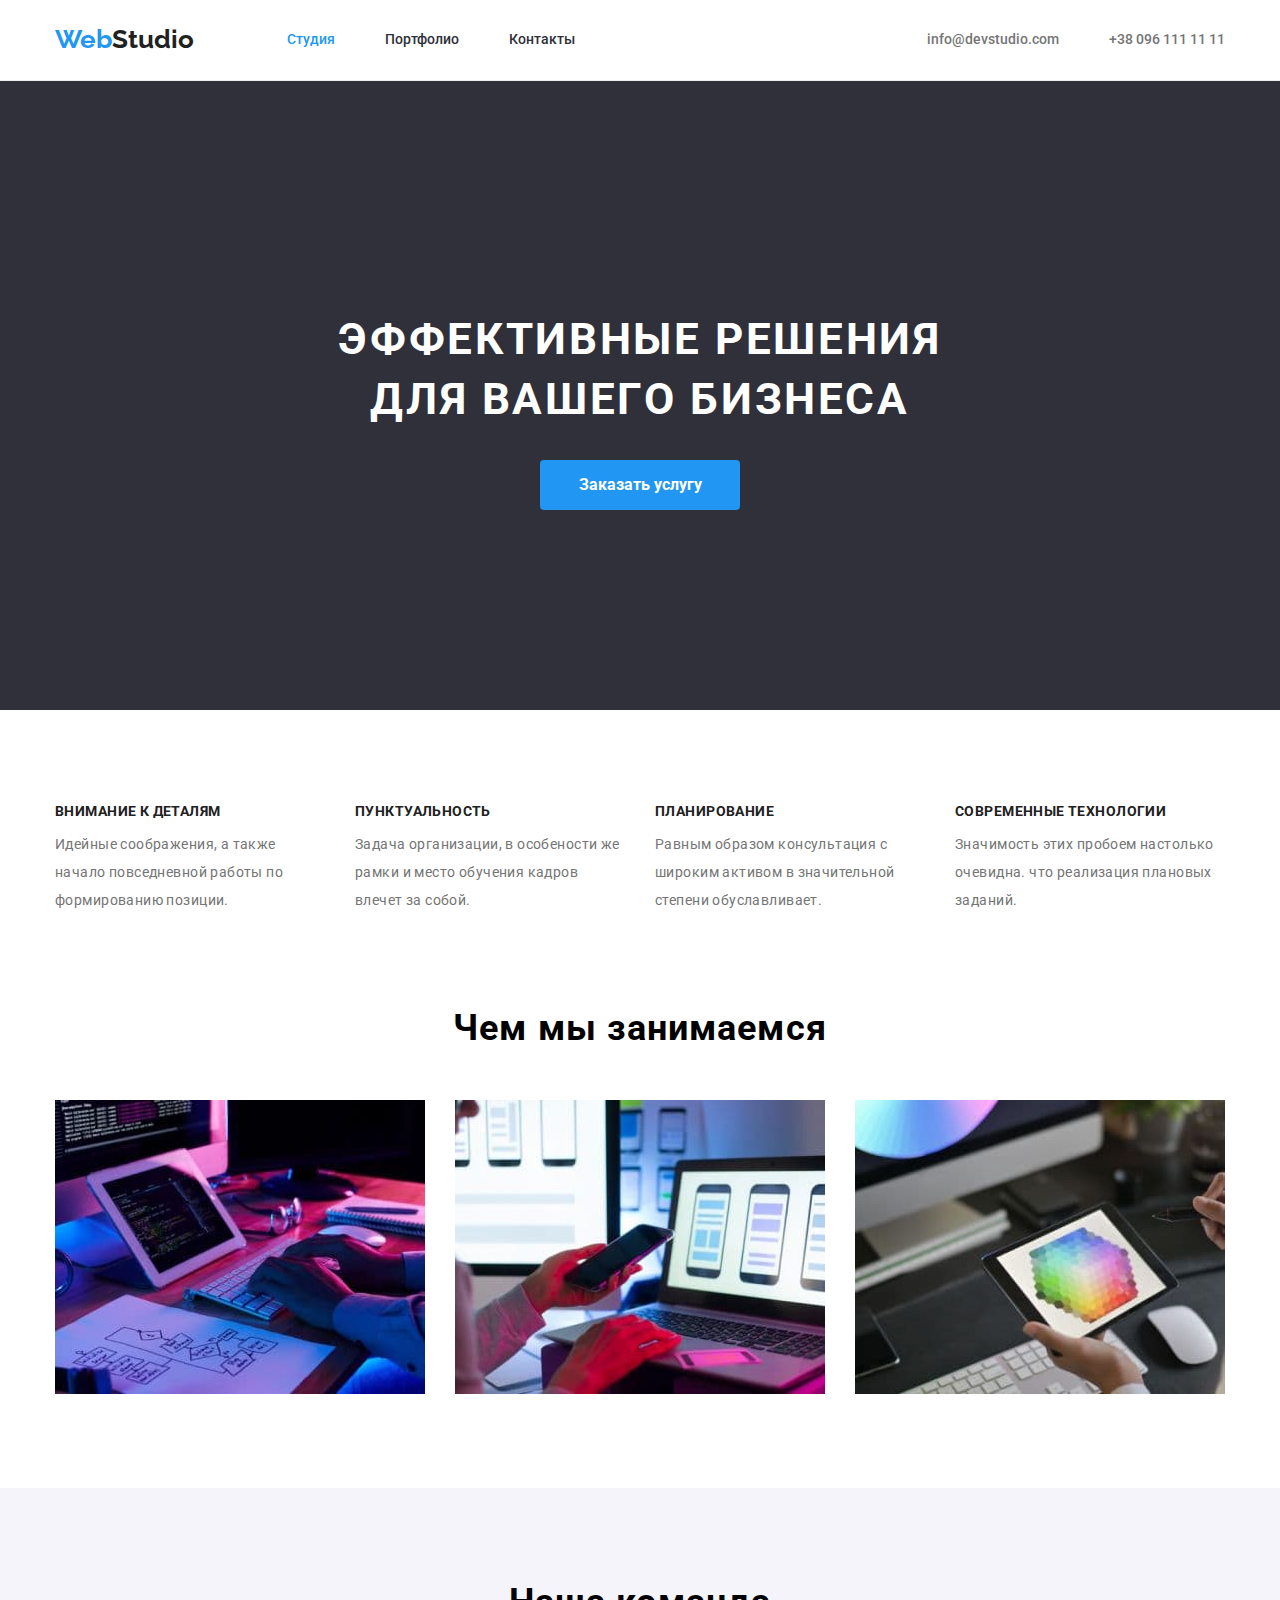
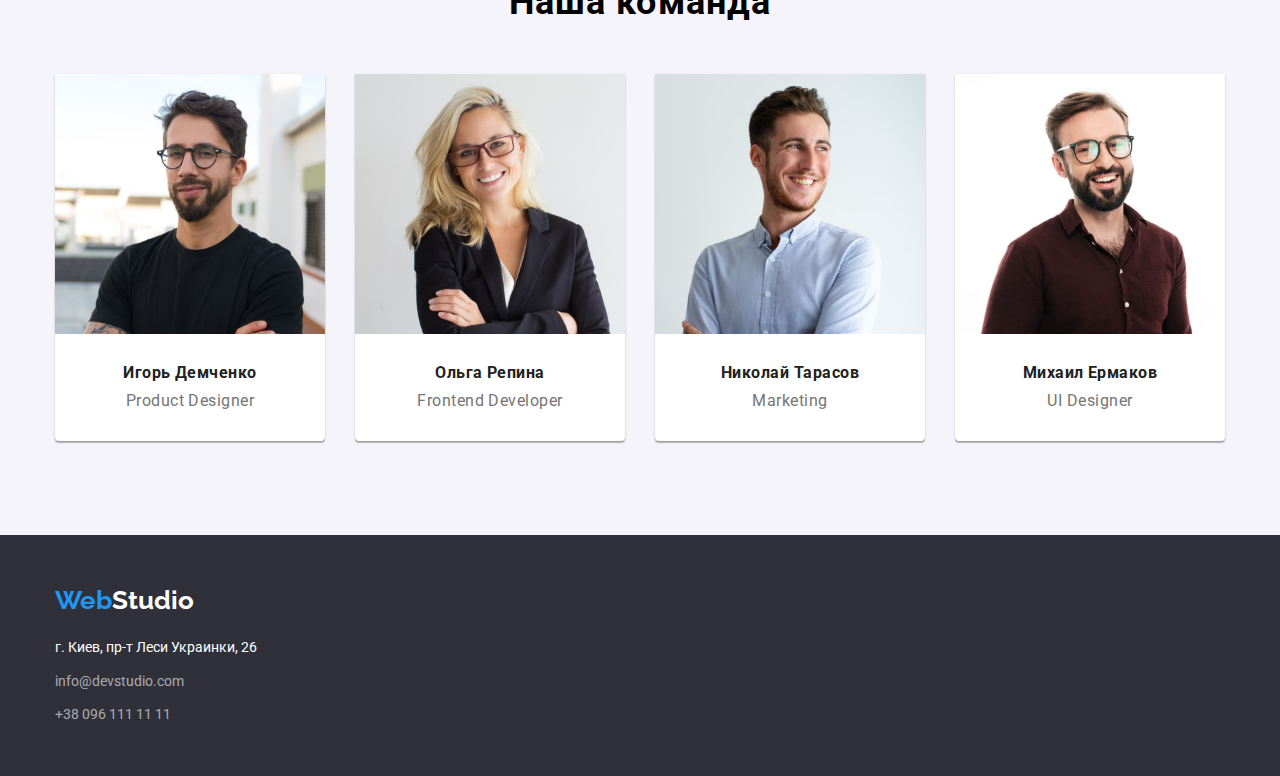
<file: index.html>
<!DOCTYPE html>
<html lang="ru">
  <head>
    <meta charset="UTF-8" />
    <meta http-equiv="X-UA-Compatible" content="IE=edge" />
    <meta name="viewport" content="width=device-width, initial-scale=1.0" />
    <link rel="preconnect" href="https://fonts.googleapis.com" />
    <link rel="preconnect" href="https://fonts.gstatic.com" crossorigin />
    <link
      href="https://fonts.googleapis.com/css2?family=Raleway:wght@700&family=Roboto:wght@400;500;900&display=swap"
      rel="stylesheet"
    />
    <link
      rel="stylesheet"
      href="https://cdnjs.cloudflare.com/ajax/libs/modern-normalize/1.1.0/modern-normalize.css"
      integrity="sha512-Y0MM+V6ymRKN2zStTqzQ227DWhhp4Mzdo6gnlRnuaNCbc+YN/ZH0sBCLTM4M0oSy9c9VKiCvd4Jk44aCLrNS5Q=="
      crossorigin="anonymous"
      referrerpolicy="no-referrer"
    />
    <link rel="stylesheet" href="./css/style.css" />
    <title>WebStudio</title>
  </head>
  <body>
    <header class="header">
      <div class="container">
        <a class="header-logo-text link" href="" lang="en"
          >Web<span class="studio-style">Studio</span></a
        >

        <nav>
          <ul class="header-list list">
            <li class="header-item">
              <a class="header-link-curent link" href="./index.html">Студия</a>
            </li>
            <li class="header-item">
              <a class="header-link link" href="./portfolio.html">Портфолио</a>
            </li>
            <li class="header-item"><a class="header-link link" href="">Контакты</a></li>
          </ul>
        </nav>

        <ul class="header-contact list">
          <li class="header-li">
            <a class="header-mail link" href="mailto:info@devstudio.com">info@devstudio.com</a>
          </li>
          <li>
            <a class="header-tel link" href="tel:+38096111111">+38 096 111 11 11</a>
          </li>
        </ul>
      </div>
    </header>
    <main>
      <section class="main-text-section">
        <div class="container">
          <h1 class="main-text">эффективные решения для вашего бизнеса</h1>

          <button type="button" class="mail-btn">Заказать услугу</button>
        </div>
      </section>

      <section class="about">
        <div class="container">
          <h2 hidden>detal</h2>
          <ul class="about-list list">
            <li class="about-title-one">
              <h3 class="about-title">внимание к деталям</h3>
              <p class="about-bottom-text">
                Идейные соображения, а также начало повседневной работы по формированию позиции.
              </p>
            </li>

            <li class="about-title-one">
              <h3 class="about-title">пунктуальность</h3>
              <p class="about-bottom-text">
                Задача организации, в особености же рамки и место обучения кадров влечет за собой.
              </p>
            </li>
            <li class="about-title-one">
              <h3 class="about-title">планирование</h3>
              <p class="about-bottom-text">
                Равным образом консультация с широким активом в значительной степени обуславливает.
              </p>
            </li>
            <li class="about-title-one">
              <h3 class="about-title">современные технологии</h3>
              <p class="about-bottom-text">
                Значимость этих пробоем настолько очевидна. что реализация плановых заданий.
              </p>
            </li>
          </ul>
        </div>
      </section>

      <section class="work-section">
        <div class="container">
          <h2 class="side-text">Чем мы занимаемся</h2>
          <ul class="work-flex list">
            <li class="work-img">
              <img
                src="./img/jpg1.jpg"
                alt="программирование"
                display="block"
                max-width="100%"
                height="auto"
              />
            </li>
            <li class="work-img">
              <img
                src="./img/jpg2.jpg"
                alt="создавать приложения"
                display="block"
                max-width="100%"
                height="auto"
              />
            </li>
            <li class="work-img">
              <img
                src="./img/jpg3.jpg"
                alt="работа с дизайном"
                display="block"
                max-width="100%"
                height="auto"
              />
            </li>
          </ul>
        </div>
      </section>
      <section class="master-section">
        <div class="container">
          <h2 class="side-text">Наша команда</h2>
          <ul class="masters-flex list">
            <li class="masters">
              <img src="./img/img.jpg" alt="Дизайнер" display="block" width="100%" height="auto" />
              <h3 class="name">Игорь Демченко</h3>
              <p lang="en" class="prof">Product Designer</p>
            </li>

            <li class="masters">
              <img
                src="./img/img-2.jpg"
                alt="Разработчик"
                display="block"
                width="100%"
                height="auto"
              />
              <h3 class="name">Ольга Репина</h3>
              <p lang="en" class="prof">Frontend Developer</p>
            </li>
            <li class="masters">
              <img
                src="./img/img-1.jpg"
                alt="Маркетолог"
                display="block"
                width="100%"
                height="auto"
              />
              <h3 class="name">Николай Тарасов</h3>
              <p lang="en" class="prof">Marketing</p>
            </li>
            <li class="masters">
              <img
                src="./img/img-3.jpg"
                alt="Дизайнер"
                display="block"
                width="100%"
                height="auto"
              />
              <h3 class="name">Михаил Ермаков</h3>
              <p lang="en" class="prof">UI Designer</p>
            </li>
          </ul>
        </div>
      </section>
    </main>
    <footer class="footer-down">
      <div class="container">
        <a class="footer-logo-text link" href="" lang="en"
          >Web<span class="footer_style">Studio</span></a
        >
        <address>
          <ul class="footer-list list">
            <li>
              <a
                class="footer-address link"
                href="https://goo.gl/maps/Sn9hDQXWdCiEpv1D6"
                target="_blank"
                rel="nooper, noindex, nofollow"
              >
                г. Киев, пр-т Леси Украинки, 26
              </a>
            </li>
            <li class="footer-li">
              <a class="footer-contacts link" href="mailto:info@devstudio.com"
                >info@devstudio.com</a
              >
            </li>
            <li class="footer-li">
              <a class="footer-contacts link" href="tel:+38096111111">+38 096 111 11 11</a>
            </li>
          </ul>
        </address>
      </div>
    </footer>
  </body>
</html>
</file>
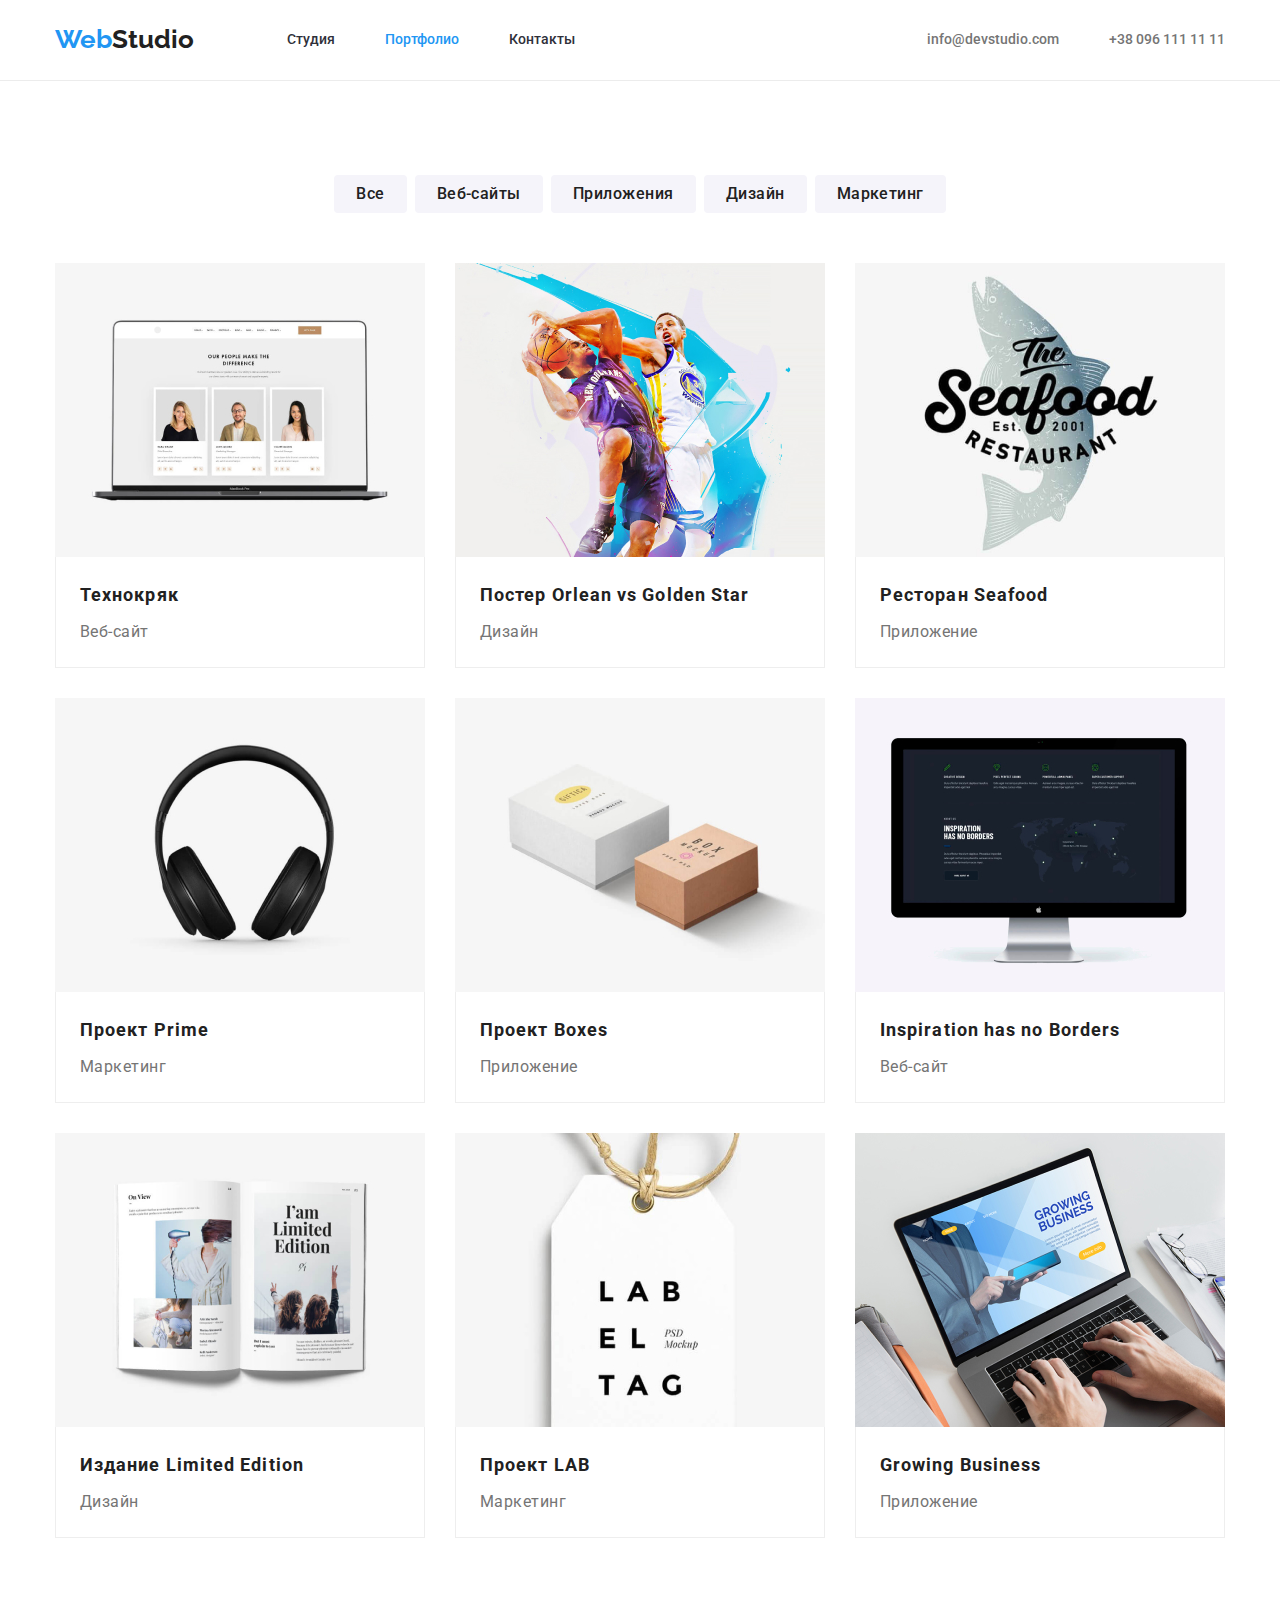
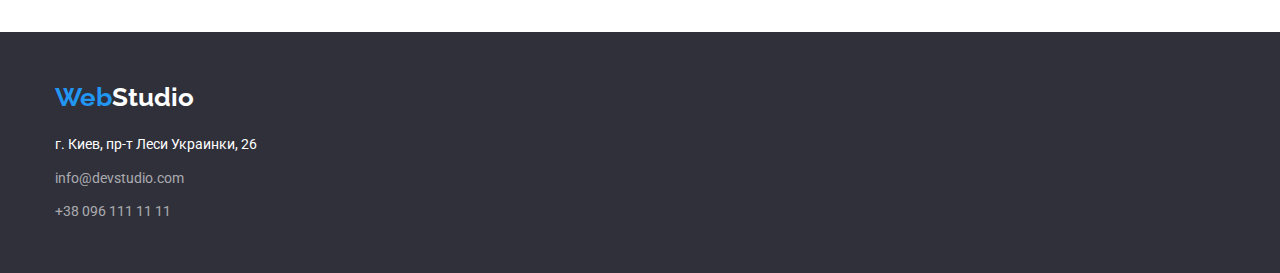
<file: portfolio.html>
<!DOCTYPE html>
<html lang="ru">
  <head>
    <meta charset="UTF-8" />
    <meta http-equiv="X-UA-Compatible" content="IE=edge" />
    <meta name="viewport" content="width=device-width, initial-scale=1.0" />
    <link rel="preconnect" href="https://fonts.googleapis.com" />
    <link rel="preconnect" href="https://fonts.gstatic.com" crossorigin />
    <link
      href="https://fonts.googleapis.com/css2?family=Raleway:wght@700&family=Roboto:wght@400;500;900&display=swap"
      rel="stylesheet"
    />
    <link
      rel="stylesheet"
      href="https://cdnjs.cloudflare.com/ajax/libs/modern-normalize/1.1.0/modern-normalize.css"
      integrity="sha512-Y0MM+V6ymRKN2zStTqzQ227DWhhp4Mzdo6gnlRnuaNCbc+YN/ZH0sBCLTM4M0oSy9c9VKiCvd4Jk44aCLrNS5Q=="
      crossorigin="anonymous"
      referrerpolicy="no-referrer"
    />
    <link rel="stylesheet" href="./css/style.css" />
    <title>WebStudio</title>
  </head>
  <body>
    <header class="header">
      <div class="container">
        <a class="header-logo-text link" href="" lang="en"
          >Web<span class="studio-style">Studio</span></a
        >

        <nav>
          <ul class="header-list list">
            <li class="header-item">
              <a class="header-link link" href="./index.html">Студия</a>
            </li>
            <li class="header-item">
              <a class="header-link-curent link curent" href="./portfolio.html">Портфолио</a>
            </li>
            <li class="header-item"><a class="header-link link" href="">Контакты</a></li>
          </ul>
        </nav>

        <ul class="header-contact list">
          <li class="header-li">
            <a class="header-mail link" href="mailto:info@devstudio.com">info@devstudio.com</a>
          </li>
          <li>
            <a class="header-tel link" href="tel:+38096111111">+38 096 111 11 11</a>
          </li>
        </ul>
      </div>
    </header>
    <main>
      <section class="portfolio-section">
        <div class="container">
          <h1 hidden>portfolio</h1>
          <ul class="urll list">
            <li class="url-but-list">
              <button type="button" class="url-button link">Все</button>
            </li>
            <li class="url-but-list">
              <button type="button" class="url-button link">Веб-сайты</button>
            </li>
            <li class="url-but-list">
              <button type="button" class="url-button link">Приложения</button>
            </li>
            <li class="url-but-list">
              <button type="button" class="url-button link">Дизайн</button>
            </li>
            <li class="url-but-list">
              <button type="button" class="url-button link">Маркетинг</button>
            </li>
          </ul>
          <ul class="company list">
            <li class="img-company">
              <img
                src="./img/porfolio_img/progect1.jpg"
                alt="технокряк"
                max-width="100%"
                height="auto"
              />
              <div class="portfolio-texts">
                <h2 class="company-name">Технокряк</h2>
                <p class="work">Веб-сайт</p>
              </div>
            </li>
            <li class="img-company">
              <img
                src="./img/porfolio_img/progect2.jpg"
                alt="баскетбол"
                max-width="100%"
                height="auto"
              />
              <div class="portfolio-texts">
                <h2 class="company-name">Постер <span lang="en"> Orlean vs Golden Star</span></h2>
                <p class="work">Дизайн</p>
              </div>
            </li>
            <li class="img-company">
              <img
                src="./img/porfolio_img/progect3.jpg"
                alt="рестран морепродутов"
                max-width="100%"
                height="auto"
              />
              <div class="portfolio-texts">
                <h2 class="company-name">Ресторан <span lang="en">Seafood</span></h2>
                <p class="work">Приложение</p>
              </div>
            </li>
            <li class="img-company">
              <img
                src="./img/porfolio_img/progect4.jpg"
                alt="наушники"
                max-width="100%"
                height="auto"
              />
              <div class="portfolio-texts">
                <h2 class="company-name">Проект <span lang="en">Prime</span></h2>
                <p class="work">Маркетинг</p>
              </div>
            </li>
            <li class="img-company">
              <img
                src="./img/porfolio_img/progect5.jpg"
                alt="ящики"
                max-width="100%"
                height="auto"
              />
              <div class="portfolio-texts">
                <h2 class="company-name">Проект <span lang="en">Boxes</span></h2>
                <p class="work">Приложение</p>
              </div>
            </li>
            <li class="img-company">
              <img
                src="./img/porfolio_img/progect6.jpg"
                alt="монитор"
                max-width="100%"
                height="auto"
              />
              <div class="portfolio-texts">
                <h2 class="company-name" lang="en">Inspiration has no Borders</h2>
                <p class="work">Веб-сайт</p>
              </div>
            </li>
            <li class="img-company">
              <img
                src="./img/porfolio_img/progect7.jpg"
                alt="журнал"
                max-width="100%"
                height="auto"
              />
              <div class="portfolio-texts">
                <h2 class="company-name">Издание <span lang="en">Limited Edition</span></h2>
                <p class="work">Дизайн</p>
              </div>
            </li>
            <li class="img-company">
              <img
                src="./img/porfolio_img/progect8.jpg"
                alt="лейба"
                max-width="100%"
                height="auto"
              />
              <div class="portfolio-texts">
                <h2 class="company-name">Проект <span lang="en">LAB</span></h2>
                <p class="work">Маркетинг</p>
              </div>
            </li>
            <li class="img-company">
              <img
                src="./img/porfolio_img/progect9.jpg"
                alt="ноутбук"
                max-width="100%"
                height="auto"
              />
              <div class="portfolio-texts">
                <h2 class="company-name" lang="en">Growing Business</h2>
                <p class="work">Приложение</p>
              </div>
            </li>
          </ul>
        </div>
      </section>
    </main>
    <footer class="footer-down">
      <div class="container">
        <a class="footer-logo-text link" href="" lang="en"
          >Web<span class="footer_style">Studio</span></a
        >
        <address>
          <ul class="footer-list list">
            <li>
              <a
                class="footer-address link"
                href="https://goo.gl/maps/Sn9hDQXWdCiEpv1D6"
                target="_blank"
                rel="nooper, noindex, nofollow"
              >
                г. Киев, пр-т Леси Украинки, 26
              </a>
            </li>
            <li class="footer-li">
              <a class="footer-contacts link" href="mailto:info@devstudio.com"
                >info@devstudio.com</a
              >
            </li>
            <li class="footer-li">
              <a class="footer-contacts link" href="tel:+38096111111">+38 096 111 11 11</a>
            </li>
          </ul>
        </address>
      </div>
    </footer>
  </body>
</html>
</file>
<file: css/style.css>
:root {
  --white-color: #ffffff;
  --grey-color: #757575;
  --blue-color: #2196f3;
  --black-text: #212121;
  --black-back: #2f303a;
}

body {
  font-family: 'Roboto', sans-serif;
  background-color: var(--white-color);
  font-family: 14px;
  cursor: pointer;
  margin: 0 auto;
}
img {
  display: block;
}

.container {
  width: 1200px;
  padding-left: 15px;
  padding-right: 15px;
  margin: 0 auto;
}
.link {
  text-decoration: none;
}
.list {
  list-style: none;
}

/*-------HEADER-------*/

.header {
  text-decoration: none;
  background: var(--white-color);
  align-items: center;
  margin-left: auto;
  border-bottom: 1px solid #ececec;
  border-bottom-width: auto;
}
.header .container {
  display: flex;
}

.header-contact {
  display: flex;
  margin: 0px 0px 0px auto;

  padding-left: 0px;
}

.header-logo-text {
  font-family: 'Raleway', sans-serif;
  font-weight: 700;
  font-size: 26px;
  line-height: 1.19;
  color: var(--blue-color);
  padding-top: 24px;
  padding-bottom: 24px;
  margin-right: 93px;
  display: block;
}

.studio-style {
  color: var(--black-text);
}
.header-list {
  display: flex;

  padding-left: 0px;
  margin: 0px;
}
.header-link-curent {
  font-weight: 500;
  font-size: 14px;
  line-height: 1.14;
  color: var(--blue-color);
  padding-top: 32px;
  padding-bottom: 32px;
  display: block;
}

.header-item:not(:last-child) {
  margin-right: 50px;
}
.header-link {
  font-weight: 500;
  font-size: 14px;
  line-height: 1.14;
  color: var(--black-back);
  padding-top: 32px;
  padding-bottom: 32px;
  display: block;
}
.header-li {
  margin-right: 50px;
}

.header-link:hover,
.header-link:focus {
  color: var(--blue-color);
}
.header-conect {
  margin-left: auto;
}
.header-mail {
  font-weight: 500;
  font-size: 14px;
  line-height: 1.14;
  color: var(--grey-color);
  display: block;
  padding-top: 32px;
  padding-bottom: 32px;
}

.header-tel {
  font-weight: 500;
  font-size: 14px;
  line-height: 1.14;
  color: var(--grey-color);
  display: block;
  padding-top: 32px;
  padding-bottom: 32px;
}

.header-tel:hover,
.header-tel:focus {
  color: var(--blue-color);
}
.header-mail:hover,
.header-mail:focus {
  color: var(--blue-color);
}
/*----------MAIN---------*/

.main-text-section {
  background: var(--black-back);
  text-align: center;
  padding: 200px 0px;
}

.main-text {
  font-size: 44px;
  line-height: 1.36;
  letter-spacing: 0.06em;
  text-transform: uppercase;
  color: var(--white-color);
  max-width: 696px;
  margin-bottom: 30px;
  margin-left: auto;
  margin-right: auto;
}

.mail-btn {
  font-family: inherit;
  font-weight: 700;
  font-size: 16px;
  line-height: 1.87;
  color: var(--white-color);
  background-color: var(--blue-color);
  cursor: pointer;
  border: none;
  border-radius: 4px;
  width: 200px;
  height: 50px;
}
.mail-btn:hover,
.mail-btn:focus {
  background: #2196f3;
  box-shadow: 0px 4px 4px rgba(0, 0, 0, 0.15);
  border-radius: 4px;
}
/* -----ABOUT-----*/

.about-title {
  font-weight: 700;
  font-size: 14px;
  line-height: 1.14;
  letter-spacing: 0.03em;
  text-transform: uppercase;
  color: var(--black-text);
  margin-top: 0px;
  margin-bottom: 10px;
}
.about-list {
  display: flex;
  margin-top: 0px;
  margin-bottom: 0px;
  padding-left: 0px;
}

.about-title-one {
  max-width: 270px;
}
.about-title-one:not(:last-child) {
  margin-right: 30px;
}
.about {
  background-color: #ffffff;
  padding-top: 94px;
  padding-bottom: 94px;
}
.about-bottom-text {
  font-size: 14px;
  line-height: 2;
  letter-spacing: 0.03em;
  margin-top: 0px;
  margin-bottom: 0px;

  color: var(--grey-color);
}

/*----------WORK-SECTION---------*/
.work-flex {
  display: flex;
  padding: 0px 0px;
  margin: 0px auto;
}
.work-section {
  padding-bottom: 94px;
}
.side-text {
  font-size: 36px;
  line-height: 1.16;
  text-align: center;
  letter-spacing: 0.03em;
  margin-bottom: 50px;
  margin-top: 0px;
}

.work-img:not(:last-child) {
  margin-right: 30px;
}

/*-------MASTERS-------*/
.prof {
  font-size: 16px;
  line-height: 1.18;
  letter-spacing: 0.03em;
  color: var(--grey-color);
  text-align: center;
  margin-top: 10px;
  margin-bottom: 0px;
}
.master-section {
  background: #f5f4fa;
  padding: 94px 0px;
}
.masters-flex {
  display: flex;
  margin-top: 0px;
  margin-bottom: 0px;
  padding: 0px;
}
.masters {
  background: #ffffff;
  padding-bottom: 30px;

  box-shadow: 0px 1px 3px rgba(0, 0, 0, 0.12), 0px 1px 1px rgba(0, 0, 0, 0.14),
    0px 2px 1px rgba(0, 0, 0, 0.2);
  border-radius: 0px 0px 4px 4px;
}
.masters:not(:last-child) {
  margin-right: 30px;
}
.name {
  font-size: 16px;
  line-height: 1.18;
  letter-spacing: 0.03em;
  color: #212121;
  text-align: center;
  margin-top: 0px;
  margin-bottom: 0px;
  margin-top: 30px;
  padding: 0px;
}

/*-----FOOTER-----*/

.footer-list {
  margin-top: 20px;
  margin-left: 0px;
  margin-bottom: 0px;
  padding-left: 0px;
}
.footer-logo-text {
  font-family: 'Raleway', sans-serif;
  font-weight: 700;
  font-size: 26px;
  line-height: 1.19;
  color: var(--blue-color);
}
.footer-address {
  font-weight: 400;
  font-size: 14px;
  line-height: 24px;
  line-height: 1.71;
  color: var(--white-color);
  font-style: normal;
}
.footer-address:hover,
.footer-address:focus {
  color: var(--blue-color);
}
.footer-contacts:hover,
.footer-contacts:focus {
  color: var(--blue-color);
}
.footer-li {
  margin-top: 9px;
}
.footer-contacts {
  font-weight: 400;
  font-size: 14px;

  line-height: 24px;
  color: rgba(255, 255, 255, 0.6);
  font-style: normal;
}
.footer-down {
  background: var(--black-back);
  padding: 50px 0px;

  width: auto;
  align-items: center;
  margin-left: auto;
}

.footer_style {
  color: #ffffff;
}
/*--------GALLERY-------*/
.portfolio-section {
  padding: 94px 0px;
}

.urll {
  font-family: 'Roboto';
  font-style: normal;
  font-weight: 500;
  font-size: 16px;
  line-height: 1.6;
  display: flex;
  padding: 0px;
  margin: 0px 0px 50px 0px;
  justify-content: center;
}

.img-company {
  background: #ffffff;
}
.portfolio-texts {
  border: 1px solid #eeeeee;
  border-top: 0;
}

.url-button {
  font-weight: 500;
  font-size: 16px;
  line-height: 1.62;
  text-align: center;
  letter-spacing: 0.03em;
  color: var(--black-text);
  background: #f5f4fa;
  border-radius: 4px;
  border: 0;
  padding: 6px 22px;
  display: block;
}

.url-but-list:not(:last-child) {
  margin-right: 8px;
}

.url-button:focus,
.url-button:hover {
  color: #ffffff;
  background-color: var(--blue-color);
}
.company-name {
  font-weight: 700;
  font-size: 18px;
  line-height: 2;
  letter-spacing: 0.06em;
  color: #212121;
  padding: 20px 24px 4px 24px;
  margin: 0px;
}

.work {
  font-size: 16px;
  line-height: 1.88;
  letter-spacing: 0.03em;
  color: var(--grey-color);
  padding: 0px 24px 20px 24px;
  margin: 0px;
}
.img-company {
  margin: 15px;
  padding: 0px;
}
.company {
  padding: 0px;
  margin: 0px;
  display: flex;
  flex-wrap: wrap;
  margin: -15px;
}
</file>
